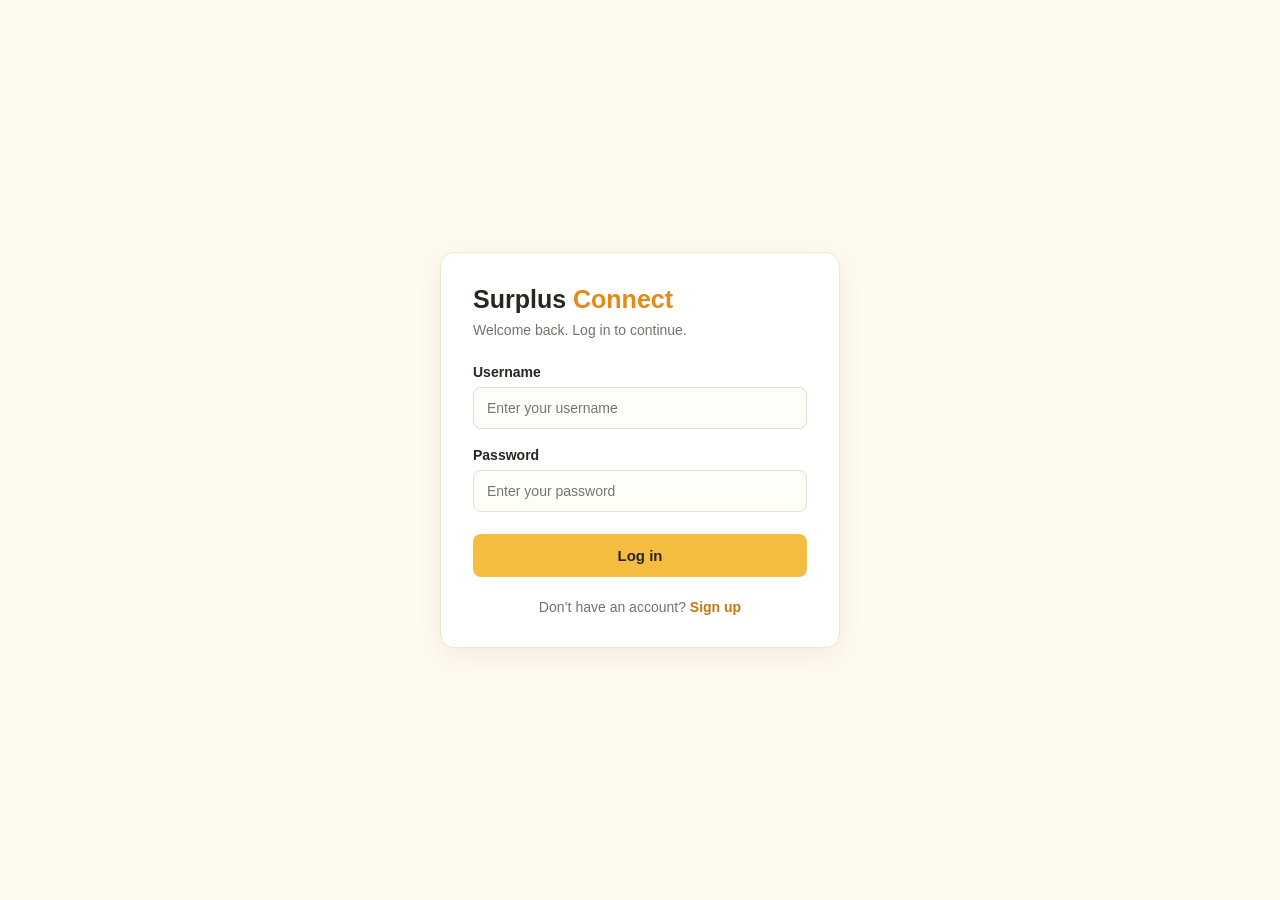
<file: Pages/tempelates/login.html>
<!DOCTYPE html>
<html lang="en">
<head>
    <meta charset="UTF-8">
    <meta name="viewport" content="width=device-width, initial-scale=1.0">
    <title>Login | Surplus Connect</title>
    <link rel="stylesheet" href="/Static/style.css">
</head>
<body>
    <main class="auth-card">
        <a class="brand" href="#">Surplus <span>Connect</span></a>
        <p class="subtitle">Welcome back. Log in to continue.</p>

        <form>
            <label for="username">Username</label>
            <input id="username" name="username" type="text"
                   placeholder="Enter your username" required>

            <label for="password">Password</label>
            <input id="password" name="password" type="password"
                   placeholder="Enter your password" required>

            <button type="submit">Log in</button>
        </form>

        <p class="switch-page">
            Don’t have an account? <a href="/Pages/tempelates/signUp.html">Sign up</a>
        </p>
    </main>
</body>
</html>
</file>
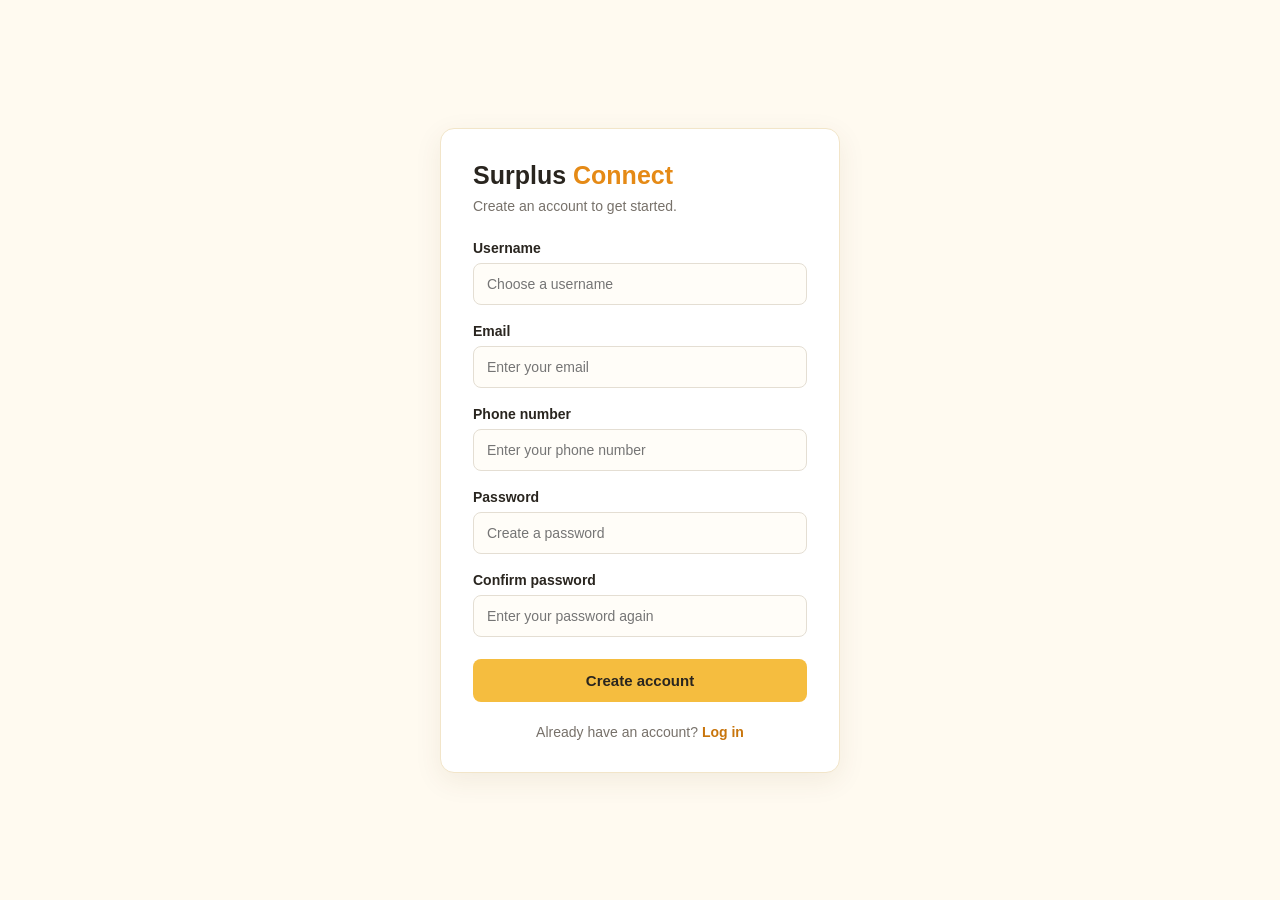
<file: Pages/tempelates/signUp.html>
<!DOCTYPE html>
<html lang="en">
<head>
    <meta charset="UTF-8">
    <meta name="viewport" content="width=device-width, initial-scale=1.0">
    <title>Sign Up | Surplus Connect</title>
    <link rel="stylesheet" href="/Static/style.css">
</head>
<body>
    <main class="auth-card">
        <a class="brand" href="#">Surplus <span>Connect</span></a>
        <p class="subtitle">Create an account to get started.</p>

        <form>
            <label for="username">Username</label>
            <input id="username" name="username" type="text"
                   placeholder="Choose a username" required>

            <label for="email">Email</label>
            <input id="email" name="email" type="email"
                   placeholder="Enter your email" required>

            <label for="phone">Phone number</label>
            <input id="phone" name="phone" type="tel"
                   placeholder="Enter your phone number" required>

            <label for="password">Password</label>
            <input id="password" name="password" type="password"
                   placeholder="Create a password" required>

            <label for="confirm-password">Confirm password</label>
            <input id="confirm-password" name="confirm-password" type="password"
                   placeholder="Enter your password again" required>

            <button type="submit">Create account</button>
        </form>

        <p class="switch-page">
            Already have an account? <a href="/Pages/tempelates/login.html">Log in</a>
        </p>
    </main>
</body>
</html>
</file>
<file: Static/style.css>
* {
    box-sizing: border-box;
}

body {
    margin: 0;
    min-height: 100vh;
    display: grid;
    place-items: center;
    padding: 24px;
    background: #fffaf0;
    color: #29251f;
    font-family: Arial, sans-serif;
}
.home-page {
    background: #fffaf0;
}

.home-card {
    display: grid;
    grid-template-columns: 1fr 1fr;
    width: 100%;
    max-width: 1000px;
    min-height: 520px;
    overflow: hidden;
    background: #ffffff;
    border: 1px solid #f2e5c9;
    border-radius: 16px;
    box-shadow: 0 8px 28px rgba(90, 65, 20, 0.08);
}

.home-image {
    min-height: 520px;
    background: #f5e6c6;
}

.home-image img {
    width: 100%;
    height: 100%;
    display: block;
    object-fit: cover;
}

.home-content {
    display: flex;
    flex-direction: column;
    justify-content: center;
    padding: 48px;
}

.home-content h1 {
    margin: 32px 0 12px;
    font-size: clamp(28px, 4vw, 42px);
    line-height: 1.15;
}

.home-content .subtitle {
    line-height: 1.6;
}

.home-actions {
    display: flex;
    flex-direction: column;
    gap: 12px;
    margin-top: 18px;
}

.home-button {
    display: block;
    padding: 13px 16px;
    border: 1px solid #f5bd3f;
    border-radius: 8px;
    text-align: center;
    font-size: 15px;
    font-weight: 700;
    text-decoration: none;
}

.home-button.primary {
    background: #f5bd3f;
    color: #29251f;
}

.home-button.primary:hover {
    background: #efa91d;
}

.home-button.secondary {
    background: #ffffff;
    color: #8c570b;
}

.home-button.secondary:hover {
    background: #fff7e5;
}

@media (max-width: 700px) {
    .home-card {
        grid-template-columns: 1fr;
    }

    .home-image {
        min-height: 240px;
        max-height: 280px;
    }

    .home-content {
        padding: 30px 24px;
    }

    .home-content h1 {
        margin-top: 24px;
    }
}
.auth-card {
    width: 100%;
    max-width: 400px;
    padding: 32px;
    background: #ffffff;
    border: 1px solid #f2e5c9;
    border-radius: 14px;
    box-shadow: 0 8px 28px rgba(90, 65, 20, 0.08);
}

.brand {
    display: inline-block;
    color: #29251f;
    font-size: 25px;
    font-weight: 700;
    text-decoration: none;
}

.brand span {
    color: #e58a16;
}

.subtitle {
    margin: 8px 0 26px;
    color: #77716a;
    font-size: 14px;
}

form {
    display: flex;
    flex-direction: column;
}

label {
    margin: 0 0 7px;
    font-size: 14px;
    font-weight: 600;
}

input {
    width: 100%;
    margin-bottom: 18px;
    padding: 12px 13px;
    border: 1px solid #e4ded3;
    border-radius: 8px;
    background: #fffdf8;
    font-size: 14px;
}

input:focus {
    outline: 2px solid #f6c85f;
    border-color: #e5a52a;
}

button {
    margin-top: 4px;
    padding: 13px;
    border: none;
    border-radius: 8px;
    background: #f5bd3f;
    color: #29251f;
    font-size: 15px;
    font-weight: 700;
    cursor: pointer;
}

button:hover {
    background: #efa91d;
}

.switch-page {
    margin: 22px 0 0;
    color: #77716a;
    text-align: center;
    font-size: 14px;
}

.switch-page a {
    color: #c8750c;
    font-weight: 700;
    text-decoration: none;
}

.switch-page a:hover {
    text-decoration: underline;
}

@media (max-width: 480px) {
    .auth-card {
        padding: 25px 20px;
    }
}
</file>
